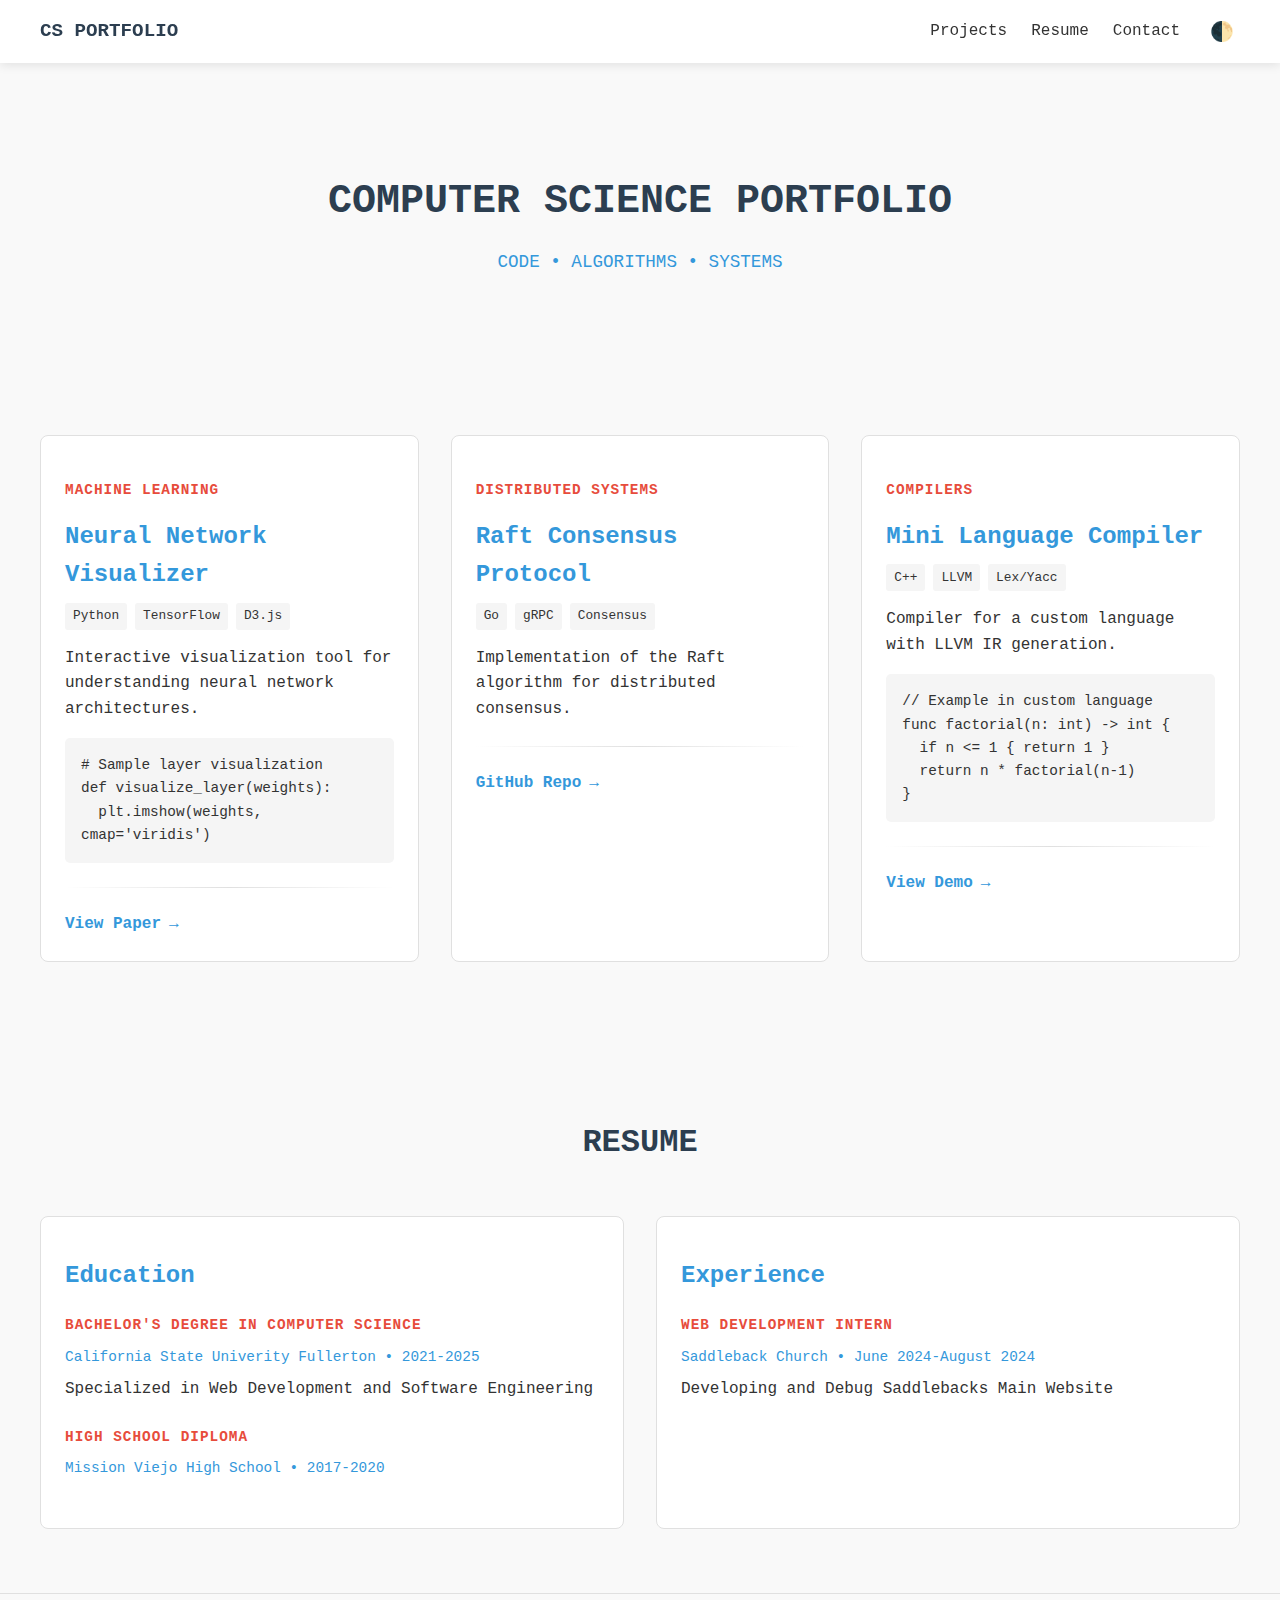
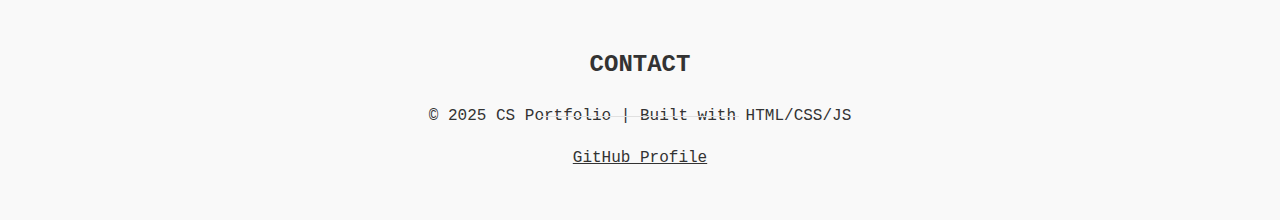
<file: index.html>
<!DOCTYPE html>
<html lang="en">
<head>
  <meta charset="UTF-8">
  <meta name="viewport" content="width=device-width, initial-scale=1.0">
  <title>CS Portfolio</title>
  <link rel="stylesheet" href="styles.css">
  <script src="script.js" defer></script>
</head>
<body>
  <nav class="navbar">
    <div class="nav-container">
      <a href="#" class="nav-logo">CS PORTFOLIO</a>
      <div class="nav-links">
        <a href="#projects">Projects</a>
        <a href="#resume">Resume</a>
        <a href="#contact">Contact</a>
        <button id="theme-toggle" aria-label="Toggle dark mode">
          <span class="theme-icon">🌓</span>
        </button>
      </div>
    </div>
  </nav>

  <header class="hero">
    <h1>COMPUTER SCIENCE PORTFOLIO</h1>
    <h2>CODE • ALGORITHMS • SYSTEMS</h2>
  </header>

  <main>
    <section id="projects" class="section">
      <div class="project-grid">
        <!-- Project 1 -->
        <div class="project-card">
          <h4>MACHINE LEARNING</h4>
          <h3>Neural Network Visualizer</h3>
          <div class="tags">
            <span class="tag">Python</span>
            <span class="tag">TensorFlow</span>
            <span class="tag">D3.js</span>
          </div>
          <p>Interactive visualization tool for understanding neural network architectures.</p>
          <div class="code-block">
            # Sample layer visualization<br>
            def visualize_layer(weights):<br>
            &nbsp;&nbsp;plt.imshow(weights, cmap='viridis')
          </div>
          <div class="divider"></div>
          <a href="#" class="more-link">View Paper</a>
        </div>

        <!-- Project 2 -->
        <div class="project-card">
          <h4>DISTRIBUTED SYSTEMS</h4>
          <h3>Raft Consensus Protocol</h3>
          <div class="tags">
            <span class="tag">Go</span>
            <span class="tag">gRPC</span>
            <span class="tag">Consensus</span>
          </div>
          <p>Implementation of the Raft algorithm for distributed consensus.</p>
          <div class="divider"></div>
          <a href="#" class="more-link">GitHub Repo</a>
        </div>

        <!-- Project 3 -->
        <div class="project-card">
          <h4>COMPILERS</h4>
          <h3>Mini Language Compiler</h3>
          <div class="tags">
            <span class="tag">C++</span>
            <span class="tag">LLVM</span>
            <span class="tag">Lex/Yacc</span>
          </div>
          <p>Compiler for a custom language with LLVM IR generation.</p>
          <div class="code-block">
            // Example in custom language<br>
            func factorial(n: int) -> int {<br>
            &nbsp;&nbsp;if n <= 1 { return 1 }<br>
            &nbsp;&nbsp;return n * factorial(n-1)<br>
            }
          </div>
          <div class="divider"></div>
          <a href="#" class="more-link">View Demo</a>
        </div>
      </div>
    </section>

    <section id="resume" class="section">
      <h2 class="section-title">RESUME</h2>
      <div class="resume-grid">
        <div class="resume-card">
          <h3>Education</h3>
          <div class="timeline-item">
            <h4>Bachelor's Degree in Computer Science</h4>
            <p class="timeline-meta">California State Univerity Fullerton • 2021-2025</p>
            <p>Specialized in Web Development and Software Engineering</p>
          </div>
          <div class="timeline-item">
            <h4>High School Diploma</h4>
            <p class="timeline-meta">Mission Viejo High School • 2017-2020</p>
    
          </div>
        </div>

        <div class="resume-card">
          <h3>Experience</h3>
          <div class="timeline-item">
            <h4>Web Development Intern</h4>
            <p class="timeline-meta">Saddleback Church • June 2024-August 2024</p>
            <p>Developing and Debug Saddlebacks Main Website</p>

        </div>
      </div>
    </section>
  </main>

  <footer id="contact" class="footer">
  <h2>CONTACT</h2>
    <p>© 2025 CS Portfolio | Built with HTML/CSS/JS</p>
  <p>
    <a href="https://github.com/BXM22" target="_blank" class="footer ">
      GitHub Profile
    </a>
  </p>
</footer>
</file>
<file: styles.css>
/* Base Variables */
:root {
    --code-bg: #f5f5f5;
    --primary: #2c3e50;
    --accent: #3498db;
    --highlight: #e74c3c;
    --bg: #f9f9f9;
    --text: #333;
    --card-bg: white;
    --border: #e0e0e0;
    --nav-bg: rgba(255, 255, 255, 0.95);
    --transition: all 0.3s ease;
  }
  
  /* Dark Mode Variables */
  [data-theme="dark"] {
    --code-bg: #2d3748;
    --primary: #f8f9fa;
    --accent: #4dabf7;
    --highlight: #ff8787;
    --bg: #121212;
    --text: #e0e0e0;
    --card-bg: #1e1e1e;
    --border: #333;
    --nav-bg: rgba(30, 30, 30, 0.95);
  }
  
  /* Base Styles */
  html {
    scroll-behavior: smooth;
  }
  
  body {
    font-family: 'Courier New', monospace;
    line-height: 1.6;
    color: var(--text);
    background-color: var(--bg);
    margin: 0;
    padding: 0;
    transition: var(--transition);
  }
  
  /* Navigation */
  .navbar {
    position: sticky;
    top: 0;
    background: var(--nav-bg);
    backdrop-filter: blur(10px);
    z-index: 100;
    padding: 1rem 2rem;
    box-shadow: 0 2px 10px rgba(0, 0, 0, 0.1);
  }
  
  .nav-container {
    display: flex;
    justify-content: space-between;
    align-items: center;
    max-width: 1200px;
    margin: 0 auto;
  }
  
  .nav-logo {
    font-weight: bold;
    font-size: 1.2rem;
    color: var(--primary);
    text-decoration: none;
  }
  
  .nav-links {
    display: flex;
    gap: 1.5rem;
    align-items: center;
  }
  
  .nav-links a {
    color: var(--text);
    text-decoration: none;
    transition: var(--transition);
  }
  
  .nav-links a:hover {
    color: var(--accent);
  }
  
  #theme-toggle {
    background: none;
    border: none;
    cursor: pointer;
    font-size: 1.2rem;
    color: var(--text);
    transition: var(--transition);
  }
  
  #theme-toggle:hover {
    transform: rotate(30deg);
  }
  
  /* Hero Section */
  .hero {
    text-align: center;
    padding: 5rem 2rem;
    max-width: 1200px;
    margin: 0 auto;
  }
  
  .hero h1 {
    font-size: 2.5rem;
    font-weight: 700;
    margin-bottom: 0.5rem;
    color: var(--primary);
  }
  
  .hero h2 {
    font-size: 1.1rem;
    color: var(--accent);
    font-weight: 400;
  }
  
  /* Sections */
  .section {
    padding: 4rem 2rem;
    max-width: 1200px;
    margin: 0 auto;
  }
  
  .section-title {
    text-align: center;
    font-size: 2rem;
    margin-bottom: 3rem;
    color: var(--primary);
  }
  
  /* Project Grid */
  .project-grid {
    display: grid;
    grid-template-columns: repeat(auto-fill, minmax(300px, 1fr));
    gap: 2rem;
  }
  
  .project-card {
    background: var(--card-bg);
    border: 1px solid var(--border);
    border-radius: 8px;
    padding: 1.5rem;
    transition: var(--transition);
  }
  
  .project-card:hover {
    transform: translateY(-5px);
    box-shadow: 0 10px 20px rgba(0, 0, 0, 0.1);
  }
  
  /* Typography */
  h3 {
    font-size: 1.5rem;
    color: var(--accent);
    margin: 1rem 0 0.5rem;
  }
  
  h4 {
    font-size: 0.9rem;
    color: var(--highlight);
    text-transform: uppercase;
    letter-spacing: 1px;
    margin-bottom: 0.5rem;
  }
  
  p {
    margin: 0.5rem 0 1rem;
    color: var(--text);
  }
  
  /* Tags */
  .tags {
    display: flex;
    flex-wrap: wrap;
    margin: 0.5rem 0;
  }
  
  .tag {
    display: inline-block;
    background: var(--code-bg);
    padding: 0.2rem 0.5rem;
    border-radius: 3px;
    font-size: 0.8rem;
    margin-right: 0.5rem;
    margin-bottom: 0.5rem;
  }
  
  /* Code Block */
  .code-block {
    background: var(--code-bg);
    padding: 1rem;
    border-radius: 5px;
    font-family: 'Courier New', monospace;
    font-size: 0.9rem;
    margin: 1rem 0;
    overflow-x: auto;
  }
  
  /* Divider */
  .divider {
    height: 1px;
    background: linear-gradient(to right, transparent, var(--border), transparent);
    margin: 1.5rem 0;
  }
  
  /* Links */
  .more-link {
    color: var(--accent);
    text-decoration: none;
    font-weight: bold;
    display: inline-flex;
    align-items: center;
    transition: var(--transition);
  }
  
  .more-link:hover {
    color: var(--highlight);
  }
  
  .more-link::after {
    content: '→';
    margin-left: 0.5rem;
    transition: var(--transition);
  }
  
  .more-link:hover::after {
    transform: translateX(3px);
  }
  
  /* Resume Section */
  .resume-grid {
    display: grid;
    grid-template-columns: repeat(auto-fit, minmax(300px, 1fr));
    gap: 2rem;
  }
  
  .resume-card {
    background: var(--card-bg);
    border: 1px solid var(--border);
    border-radius: 8px;
    padding: 1.5rem;
  }
  
  .timeline-item {
    margin-bottom: 1.5rem;
  }
  
  .timeline-meta {
    color: var(--accent);
    font-size: 0.9rem;
    margin: 0.2rem 0;
  }
  
  /* Footer */
  .footer {
    text-align: center;
    padding: 2rem;
    color: var(--text);
    border-top: 1px solid var(--border);
  }
  
  /* Responsive */
  @media (max-width: 768px) {
    .nav-container {
      flex-direction: column;
      gap: 1rem;
    }
    
    .hero {
      padding: 3rem 1rem;
    }
    
    .section {
      padding: 2rem 1rem;
    }
  }
</file>
